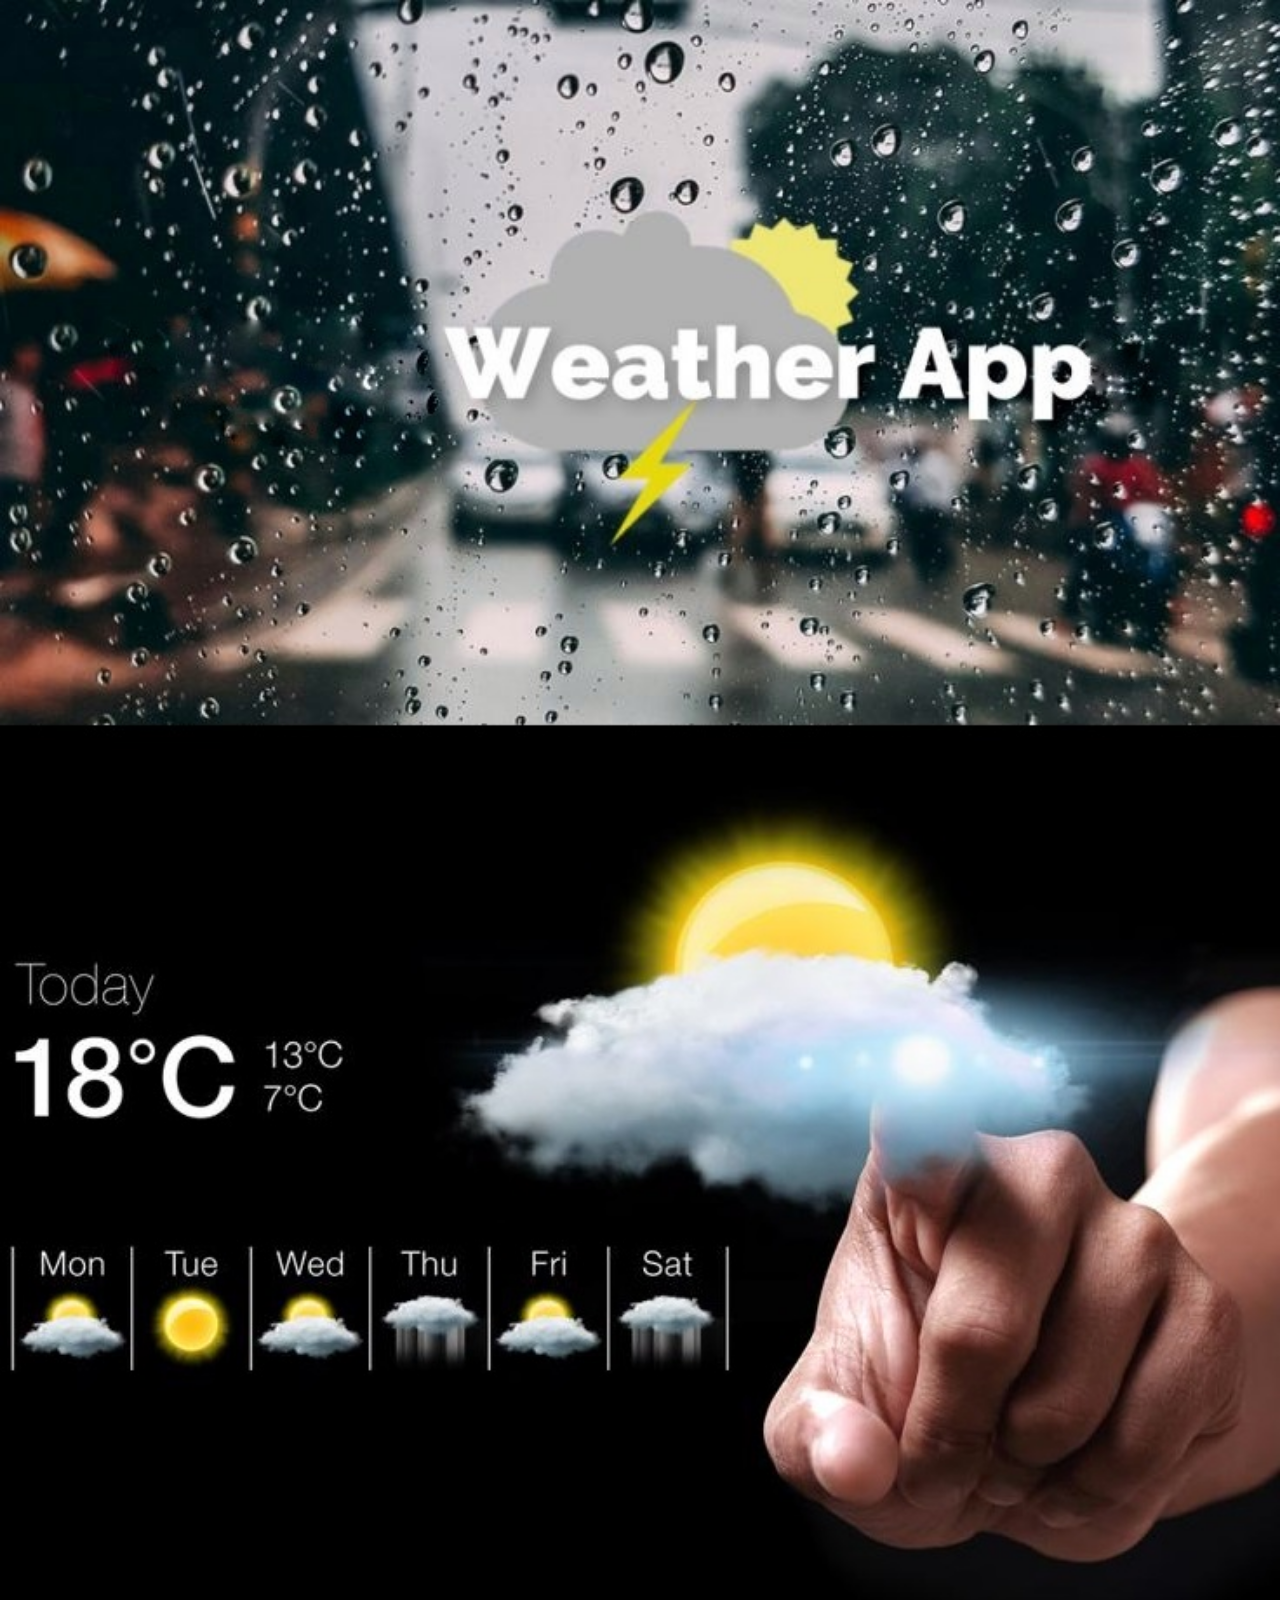
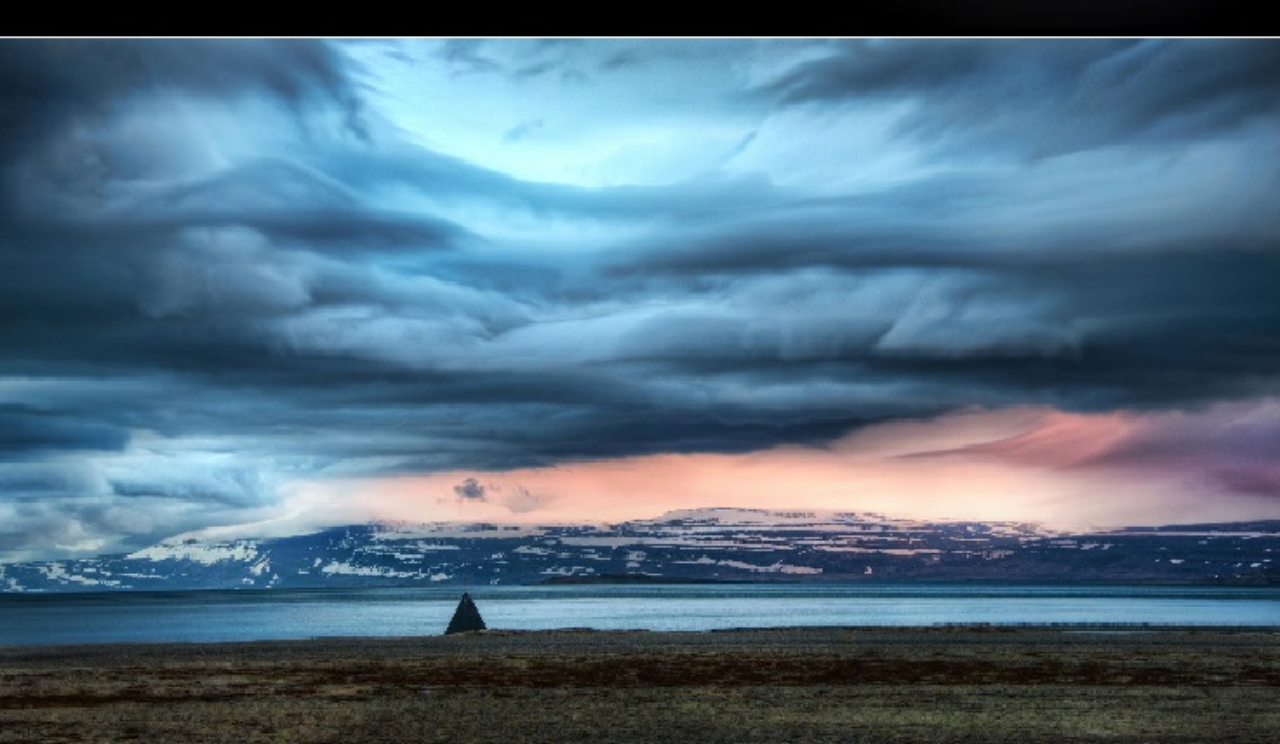
<file: index.html>
<!DOCTYPE html>
<html>
    <head>
        <link rel="stylesheet" href="https://maxcdn.bootstrapcdn.com/bootstrap/3.4.1/css/bootstrap.min.css">
    <link rel="stylesheet" href="https://maxcdn.bootstrapcdn.com/bootstrap/4.0.0/css/bootstrap.min.css" integrity="sha384-Gn5384xqQ1aoWXA+058RXPxPg6fy4IWvTNh0E263XmFcJlSAwiGgFAW/dAiS6JXm" crossorigin="anonymous">
    <link rel="stylesheet" href="https://maxcdn.bootstrapcdn.com/bootstrap/4.5.2/css/bootstrap.min.css">
    </head>
    <style>
    responsive-image
    {
    width: 100%;
    background-size: 100% 100%;
   } 
        </style>
<body>


    <a href="index1.html">
<img src="backimage.jpeg"  width="121000"  class="img-responsive img-fluid ">
    </a>



</body>
</html>
</file>
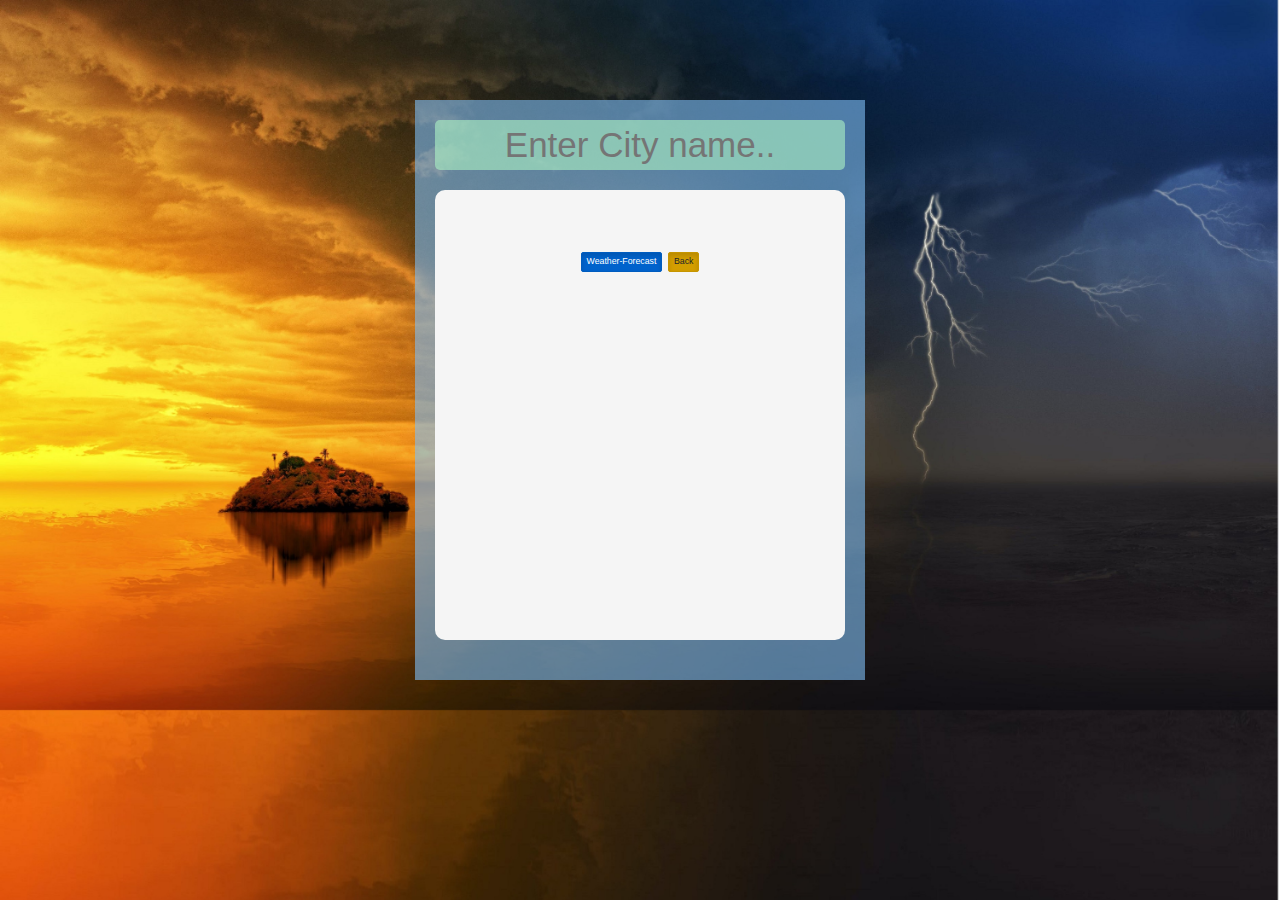
<file: index1.html>
<!DOCTYPE html>
<html lang="en">
<head>
    <meta charset="UTF-8">
    <meta http-equiv="X-UA-Compatible" content="IE=edge">
    <meta name="viewport" content="width=device-width, initial-scale=1.0">
    <link rel="stylesheet" href="style.css">
    <link rel="stylesheet" href="https://maxcdn.bootstrapcdn.com/bootstrap/3.4.1/css/bootstrap.min.css">
    <link rel="stylesheet" href="https://maxcdn.bootstrapcdn.com/bootstrap/4.0.0/css/bootstrap.min.css" integrity="sha384-Gn5384xqQ1aoWXA+058RXPxPg6fy4IWvTNh0E263XmFcJlSAwiGgFAW/dAiS6JXm" crossorigin="anonymous">
    <title>Weather App</title>
    <style>
    div.a:hover
    {
         -webkit-transform: scale(2,2);
    }
    div.b:hover
    {
         -webkit-transform: scale(1.4,1.4);
    }
    a.a:hover
    {
        -webkit-transform: scale(1.2,1.2);
    }
    </style>
</head>

<body background="backgroundimg.jpeg">
    <div class="container-fluid">
          <div class="app-main h-25">
         <div class="searchInputBox">
          <input type="text" id="input-box" class="input-box" style="font-size:35px" placeholder="Enter City name.."
        autocomplete="off">
        </div>
    <div class="weather-body" style="font-size:20px">
    <div class="">
    <div class="d-none d-xl-block a " id="city"></div>
    <div class="d-none d-xl-block b " id="date"></div>
        </div>
        <div class="weather-status">
            <div class="temp a" style="font-size:30px" id="temp"> </div>
            <div class="min-max d-none d-xl-block b" id="min-max"> </div>
            <div class="weather d-none d-xl-block b " id="weather"></div>
            
            <div class="img"></div>
            <a href="index2.html" class="btn btn-primary  btn-xs btn-sm btn-lg active a" role="button" aria-pressed="true">Weather-Forecast</a>
            <a href="index.html" class="btn btn-warning  btn-xs btn-sm btn-lg active a" role="button" aria-pressed="true">Back</a>
        </div>
    </div>
 </div>
</div>
 
 <script src="app.js"></script>
</body>
</html>
</file>
<file: style.css>
*{
    margin:0;
    padding:0;
    box-sizing: border-box;
}
body{
    background-image: url('backgroundimg.jpeg');
    height:100vh;
    overflow: hidden;
    background-repeat: no-repeat;
   /* background-position: top center;*/
    font-family: Arial, Helvetica, sans-serif;
    background-size:cover;
}
.app-main{
    width:50vh;
    margin:100px auto;
    background-color: rgba(127, 190, 245, 0.6);
    padding: 20px;
    text-align: center;
}

.app-main >* {
    margin-bottom: 20px;
}

.input-box{
    width:100%;
    background-color: rgba(174, 243, 197, 0.6);
    border:none;
    outline: none;
    color:#582233;
    font-size: 1.2rem;
    height:50px;
    border-radius: 5px;
    padding:0 10px;
    text-align:center;
}

.input-box:focus{
    background-color: rgb(132, 248, 142);
}
.weather-body{
color:#582233;
padding:20px;
line-height: 2rem;
border-radius: 10px;
/*background-color: rgb(250, 250, 250)*/
background-color:whitesmoke;
height: 50vh;
}

.location-details{
    font-weight: bold;
}

.weather-status{
    padding:20px;
}

.temp{
    font-size: 50pt;
    font-weight: 700;
    margin:20px 0;
    text-shadow: 2px 4px rgba(121, 224, 126, 0.3);
}

.min-max , .weather{
    font-size: 12pt;
    font-weight: 600;
}
</file>
